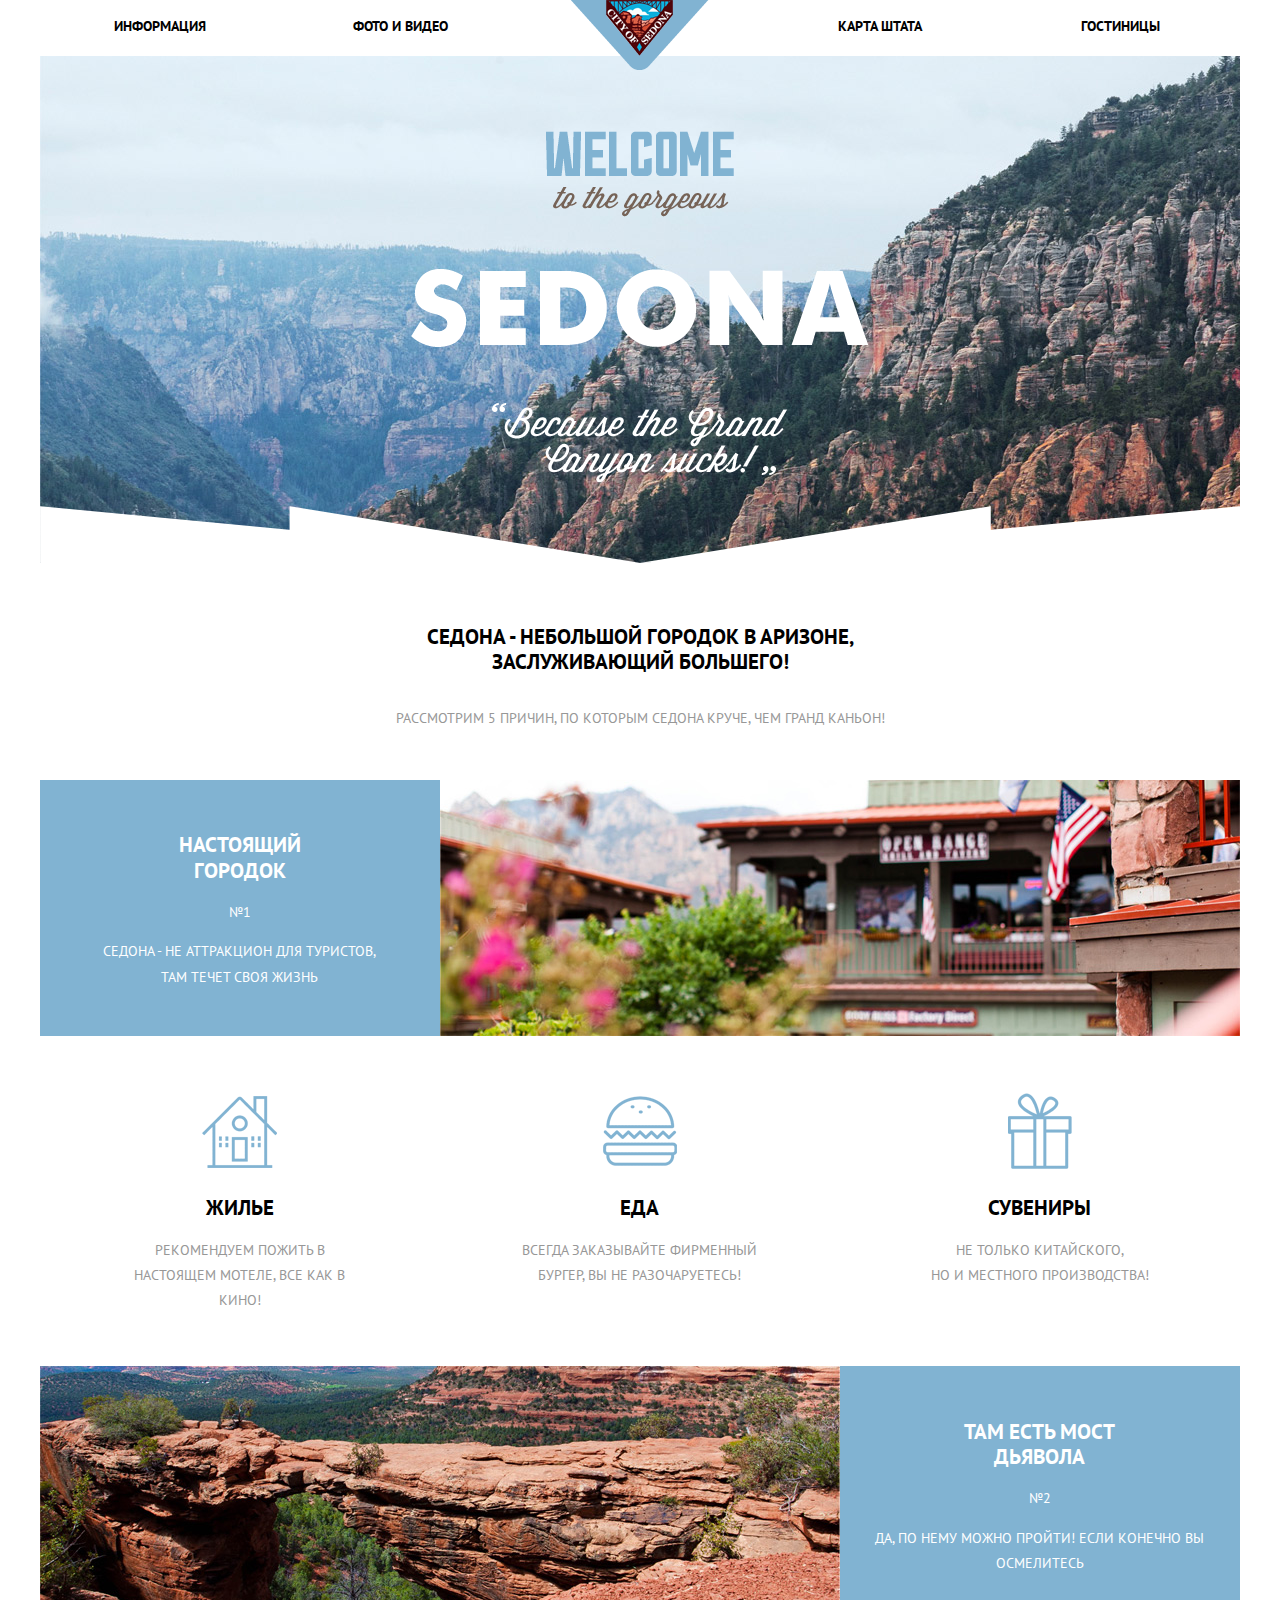
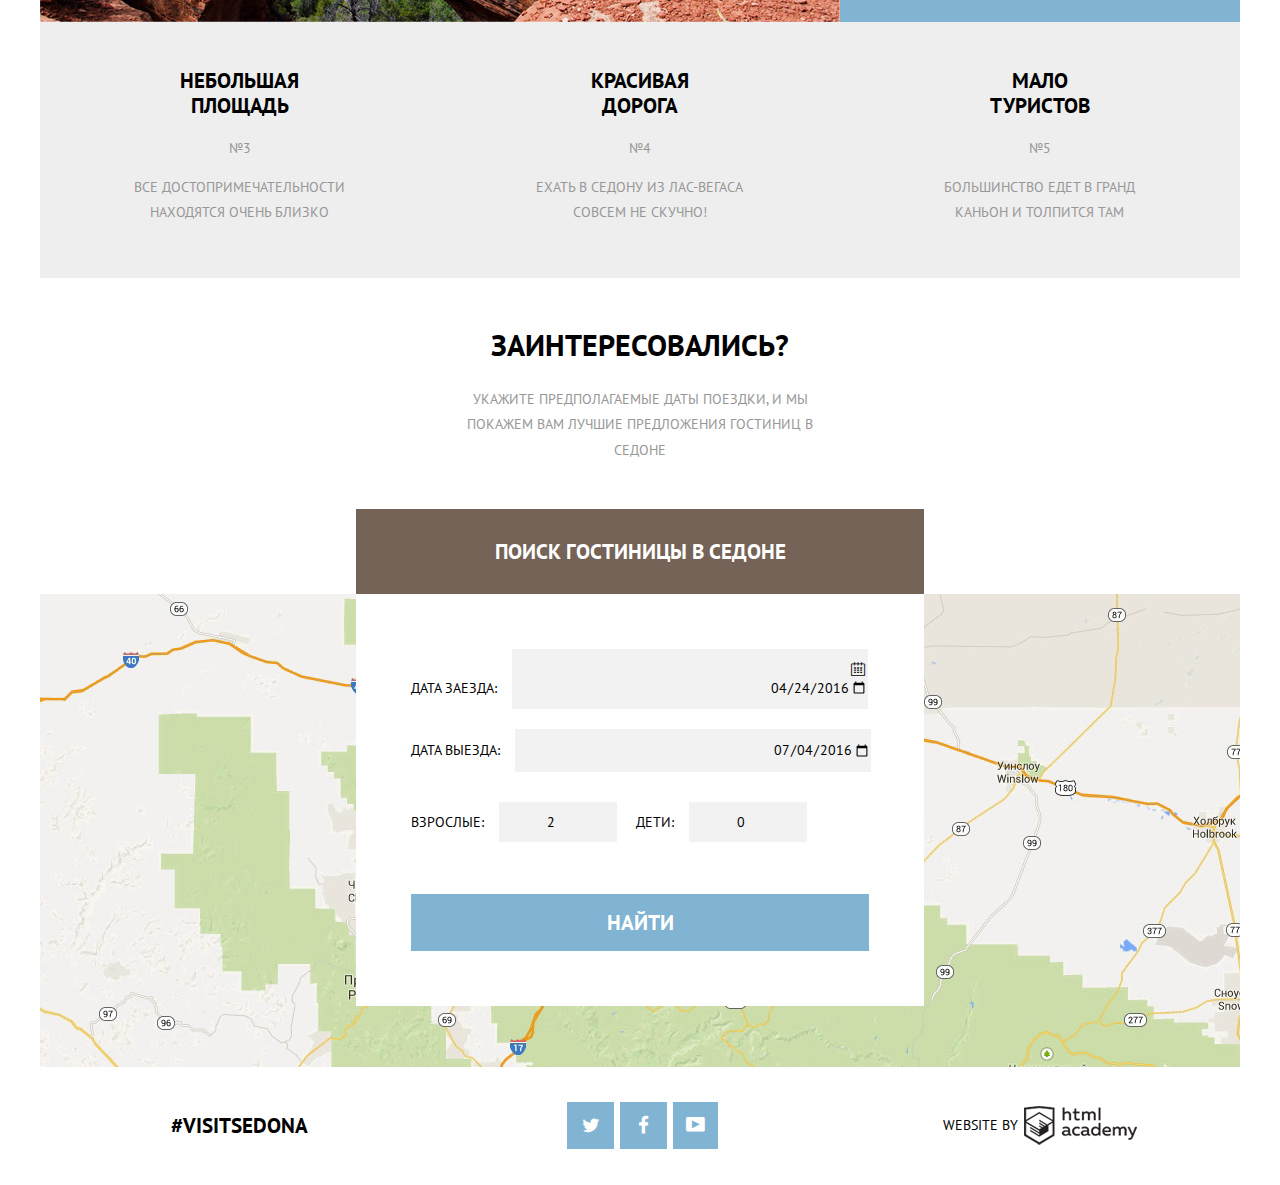
<file: index.html>
<!DOCTYPE html>
<html lang="ru">
    <head>
      <meta charset="UTF-8">
      <title>HTML Academy: Седона</title>
      <link rel="stylesheet" href="./css/normalize.css">
      <link href='https://fonts.googleapis.com/css?family=PT+Sans:400,700&subset=latin,cyrillic' rel='stylesheet' type='text/css'>
      <link rel="stylesheet" href="./css/style.css">
    </head>
    <body>
      <header class="main-header container">
        <div class="logologo">
        <nav class="main-navigation clearfix">
          <ul>
            <li><a href="#">Информация</a></li>
            <li><a href="#">Фото и видео</a></li>
            <li class="imglogo"></li>
            <li><a href="#">Карта штата</a></li>
            <li><a href="./inner.html">Гостиницы</a></li>
          </ul>
        </nav>
        <div class="bg clearfix">
            <div class="welcome-logo"></div>
            <div class="bg-edge"></div>
        </div>
        <h2 class="deserv-more">Седона - небольшой городок в аризоне, заслуживающий большего!</h2>
        <p>Рассмотрим 5 причин, по которым седона круче, чем гранд каньон!</p>
      </div>
      </header>
      <main class="container">
        <div class="resons-recomndations clearfix">
          <div class="first-reason">
            <h2>Настоящий городок</h2>
            <span>№1</span>
            <p>Седона - не аттракцион для туристов,<br>там течет своя жизнь</p>
          </div>
          <img src="./img/sedona-index-reason-1-pic.jpg" width="800" height="256"  alt="Sedonapic">
          <div class="recomendations clearfix">
            <div class="first-recomendation">
              <!--<img src="./img/sedona-index-housing.png" width="75" height="72"  alt="motel">-->
              <h2>Жилье</h2>
              <p>Рекомендуем пожить в настоящем мотеле, все как в кино!</p>
            </div>
          <div  class="second-recomendation">
             <!--<img src="./img/sedona-index-food.png" width="74" height="70"  alt="burger">-->
            <h2>Еда</h2>
            <p>Всегда заказывайте фирменный бургер, вы не разочаруетесь!</p>
          </div>
          <div  class="third-recomendation">
             <!--<img src="./img/sedona-index-souvenires.png" width="64" height="76"  alt="souvenir">-->
            <h2>Сувениры</h2>
            <p>Не только китайского,<br>но и местного производства!</p>
          </div>
       </div>
        <img src="./img/sedona-index-reason-2-pic.jpg" class="second-reason-pic" width="800" height="256"  alt="sedonapic">
        <div class="second-reason">
          <h2>Там есть мост дьявола</h2>
          <span>№2</span>
          <p>Да, по нему можно пройти! если конечно вы осмелитесь</p>
        </div>
        <div class="other-reasons clearfix">
          <div class="third-reason">
            <h2>Небольшая площадь</h2>
            <span>№3</span>
            <p>Все достопримечательности находятся очень близко</p>
          </div>
          <div  class="fourth-reason">
            <h2>Красивая дорога</h2>
            <span>№4</span>
            <p>Ехать в седону из лас-вегаса совсем не скучно!</p>
          </div>
          <div  class="fifth-reason">
            <h2>Мало туристов</h2>
            <span>№5</span>
            <p>Большинство едет в гранд каньон и толпится там</p>
          </div>
        </div>
      </div>
      <div class="hotel-map clearfix">
        <div class="map-head">
          <h2>Заинтересовались?</h2>
          <p>Укажите предполагаемые даты поездки, и мы покажем вам лучшие предложения гостиниц в седоне</p>
        <div class="form-head">
          <h2>Поиск гостиницы в седоне</h2>
        </div>
      </div>
      <div class="map">
          <div class="form clearfix">
            <form action="#" method="post">
              <ul>
                <li>
                  <label for="check-in-date">Дата заезда:<input type="date" class="input icon-calendar" id="check-in-date" value="2016-04-24"></label>
                </li>
                <li>
                  <label for="check-out-date">Дата выезда:<input type="date" class="input" id="check-out-date" value="2016-07-04"></label>
                </li>
                <li>
                  <label for="adult-num">Взрослые:<input type="number" class="input-age" id="adult-num" value="2"></label>
                  <label for="child-num">Дети:<input type="number" class="input-age" id="child-num" value="0"></label>
                </li>
                <li>
                  <input type="submit" class="search-btn" value="Найти">
                </li>
              </ul>
            </form>
          </div>
        </div>
    </main>
             <footer class="main-footer container clearfix">
            <div class="footer-hashtag">
                <span>#VISITSEDONA</span>
            </div>
            <div class="footer-socials">
                <span class="icon-twitter"></span>
                <span class="icon-facebook"></span>
                <span class="icon-youtube"></span>
            </div>
            <div class="footer-copyright">
                <h3>Website by</h3><img src="./img/academy-logo.png" class="academy-logo" width="113" height="39"  alt="website by HTML Academy">
            </div>
        </footer>
    </body>
</html>
</file>
<file: css/style.css>
html,
body {
    min-width: 1280px;
    margin: 0;
    padding: 0;

    font-size: 14px;
    line-height: 1.8em;
    color: #979797;
    font-weight: normal;
    font-family: "PT Sans", "sans-serif";
    text-transform: uppercase;
}
/*********************************************************FONTS***************/


@font-face {
  font-weight: normal;
  font-style: normal;

  font-family: "symbols-sedona";
  src: url("../fonts/symbols-sedona.woff") format("woff"),
       url("../fonts/symbols-sedona.woff2") format("woff2");
}

[class^="icon-"]::before,
[class*=" icon-"]::before {
  display: inline-block;
  width: 1em;
  margin-right: 0.2em;
  margin-left: 0.2em;

  font-weight: normal;
  line-height: 1em;
  font-family: "symbols-sedona";
  text-align: center;
  text-transform: none;
  text-decoration: inherit;
  font-style: normal;
  font-variant: normal;

  speak: none;
}

.icon-facebook::before { content: "\66"; } /* "f" */
.icon-twitter::before { content: "\74"; } /* "t" */
.icon-up-dir::before { content: "\25b2"; } /* "▲" */
.icon-down-dir::before { content: "\25bc"; } /* "▼" */
.icon-star::before { content: "\2605"; } /* "★" */
.icon-check-off::before { content: "\2610"; } /* "☐" */
.icon-check-on::before { content: "\2611"; } /* "☑" */
.icon-calendar::before { content: "\e800"; } /* "" */
.icon-plus::before { content: "\e801"; } /* "" */
.icon-minus::before { content: "\e802"; } /* "" */
.icon-youtube::before { content: "\f39e"; } /* "" */

/********************************************************************************/
h2 {
  font-size: 21px;
  line-height: 1.2em;
  color: #000000;
  font-weight: bold;
}

h3{
   font-size: 12px;
   line-height: 1.5em;
   color: #000000;
   font-weight: normal;
}

.clearfix::after {
  content: "";
  display: table;
  clear: both;
}

.container {
  width: 1200px;
  margin: 0 auto;
  padding: 0 10px;


}
/*************************************************************** MAIN ***************/
/*.up-down-icon-position{
  text-align: right;
  font-size: 20px;
}/*убрать отсюда*/


/*************************** header  **********************/
.main-header {
  width: 1200px;
  padding-bottom: 34px;
  text-align: center;
}

.main-navigation {
  width: 1200px;
  margin: 0;
  padding: 0;
}

.main-navigation ul {
  margin: 0;
  padding: 0;
}

.main-navigation li {
  float: left;
  width: 20%;
  padding-top: 14px;
  padding-bottom: 16px;
  list-style: none;
  text-align: center;
}
.main-navigation span {
  color: #766357;
  font-weight:bold;
  cursor: pointer;
}
.main-navigation span:active {
  color: rgba(214, 208, 204, 0.7);
  font-weight:bold;
}
.main-navigation a:hover{
   color: #81b3d2;
}

.main-navigation a:active{
  color: #766357;
}

.main-navigation a{
  font-size: 14px;
  line-height: 1.8em;
  font-weight: bold;
  font-family: "PT Sans", "sans-serif";
  text-transform: uppercase;
  color: #000000;
  text-decoration: none;
}

.main-navigation li:nth-child(3){
  width: 20%;
  padding-top: 0;
  padding-bottom: 0;

  list-style: none;
}

.bg {
  width: 1200px;
  height: 508px;
  //background-image: url(../img/sedona-index-welcome-bg.jpg);
  background-position: 0px -57px;

  //border: 1px solid white;/*Как убрать костыль?*/
}
.bg-edge {
  width: 1200px;
  height: 508px;
  background-position: 0 23px;
  background-image: url(../img/sedona-index-bg-cut.png);
  background-repeat: repeat-x;
}
.welcome-logo {
  width: 458px;
  height: 352px;
  margin-top: 76px;
  margin-left: 371px;

  background-image: url(../img/sedona-index-welcome.png);
}
.main-header {
  background-image: url(../img/sedona-index-welcome-bg.jpg);
  background-repeat: no-repeat;
  background-position: 10px 56px;
  height: 746px;
  background-repeat: no-repeat;

  z-index: 1;
}
.main-header h2{
  display: inline-block;

  width: 440px;
  margin-top: -15px;

  text-align: center;
}

.main-header p {
  width: 1200px;
}
/************************** MAIN ********************************/
/************************main-index***********************/
.resons-recomndations {
  text-align: center;
}

.resons-recomndations h2,p,span {
  text-align: center;
}

/************** first reason ****************/

.first-reason {
  float: left;

  width: 33.33%;
  padding: 0;

  min-height: 256px;

  background: #81b3d2;
  color: #ffffff;
}

.first-reason h2{
  display: inline-block;

  width: 122px;
  text-align: center;
  padding-top: 35px;

  color: #ffffff;
}

.first-reason span {
  display: block;

  text-align: center;
}
/************** second reason ****************/
.second-reason-pic {
  float: left;
}

.second-reason {
  float: left;
  width: 33.33%;
  padding: 0;
  min-height: 256px;

  background: #81b3d2;
  color: #ffffff;
}
.second-reason h2{
  display: inline-block;
  width: 170px;
  text-align: center;
  padding-top: 35px;
  color: #ffffff;
}
.second-reason span{
  display: block;
  text-align: center;
}
/************** third reason ****************/
.third-reason {
  float: left;
  width: 33.33%;
  min-height: 256px;
  text-align: center;
}

.third-reason h2{
  display: inline-block;
  width: 200px;
  margin-top: 46px;
}
.third-reason span{
  display: block;
  text-align: center;
}
.third-reason p{
  display: inline-block;
  width: 220px;
}
/************** fourth reason ****************/
.fourth-reason {
  float: left;
  width: 33.33%;
  min-height: 256px;
}
.fourth-reason h2{
  display: inline-block;
  width: 150px;
  margin-top: 46px;
}
.fourth-reason span{
  display: block;
  text-align: center;
}
.fourth-reason p{
  display: inline-block;
  width: 220px;
}
/************** fifth reason ****************/
.fifth-reason {
  float: left;
  width: 33.33%;
  min-height: 256px;
}
.fifth-reason h2{
  display: inline-block;
  width: 150px;
  margin-top: 46px;
}
.fifth-reason span{
  display: block;
  text-align: center;
}
.fifth-reason p{
  display: inline-block;
  width: 210px;
}
/************** other reasond ****************/
.other-reasons {
  background: #eeeeee;
}

/************** first recomendation ****************/

.first-recomendation {
  float: left;

  width: 33.33%;
  min-height: 322px;

  background-image: url(../img/sedona-index-housing.png);
  background-repeat: no-repeat;
  background-position: 50% 52px;
}

.recomendations h2 {
  margin-top: 151px;
}

.recomendations p {
  display: inline-block;

  margin: 0;
  width: 250px;

  text-align: center;
}

/************** second recomendation ****************/

.second-recomendation {
  float: left;

  width: 33.33%;
  min-height: 322px;

  background-image: url(../img/sedona-index-food.png);
  background-repeat: no-repeat;
  background-position: 50% 52px;
}

/************** third recomendation ****************/

.third-recomendation {
  float: left;

  width: 33.33%;
  min-height: 322px;

  background-image: url(../img/sedona-index-souvenires.png);
  background-repeat: no-repeat;
  background-position: 50% 49px;
}



/**********************MAP************************/
.hotel-map{
  margin: 0;
  padding: 0;

}

.map-head {
  text-align: center;
  padding-bottom: 0;
  margin: 0;
}

.map-head>h2 {
  width: 100%;
  margin: 0;
  padding-top: 49px;
  font-size: 30px;
}

.map-head>p {
  display: inline-block;
  text-align:center;
  width: 400px;
  padding-top: 10px;
  padding-bottom: 32px;
}

.form {
  width: 568px;
  margin:0;
  margin-left: auto;
  margin-right: auto;
}

.form ul{
  margin: 0;
  list-style: none;
}

.form li {
  padding-top: 10px;
  padding-bottom: 10px;
  color: black;
}

.map {
  margin: 0;
  padding:0;
  min-height:473px;
  background-color: #b2b2b2;
  background-image: url(../img/sedona-index-map.jpg);
}

.form-head>h2 {
  display: inline-block;
  text-align:center;
  width: 568px;
  padding-top: 30px;
  padding-bottom: 30px;
  margin: 0;

  color: white;
  background: #766357;
}

.form .search-btn {
  display: block;
  width: 458px;


  padding-top: 15px;
  padding-bottom: 15px;
  margin-top:32px;
  margin-left:15px;
  margin-bottom:15px;

  font-weight:bold;
  font-style: "PT Sans", "sans-serif";
  font-size: 21px;
  line-height: 1.3em;
  text-transform: uppercase;

  background-color: #81b3d2;
  color: #ffffff;
  border: none;
  outline: none;
  cursor: pointer;
}

.form{
  padding-top:45px;
  padding-bottom: 30px;
  background-color: #ffffff;
}

.form input, label{
  margin-left: 15px;
  font-weight: 400;
  font-style: "PT Sans", "sans-serif";
  font-size: 14px;
  line-height: 1.3em;
  color: #000000;
  background-color: #f2f2f2;

  border: none;
  outline: none;
}
.form label {
  background-color: white;
}
.input {/*плохой нейминг! */
  padding-top:11px;
  padding-bottom:11px;
  padding-left: 10px;
  width: 346px;
  text-align: right;
  font-size: 0px;
}

.input-age {
  display: inline-block;
  padding-top:11px;
  padding-bottom:11px;
  margin-top: 10px;
  width: 114px;
  text-align:center;
}

.inner{
  margin-top: 0;
  padding-top: 0;
}

/*************************      FOOTER          **************************/
.main-footer {
  text-align: center;
}

.footer-hashtag {
  float: left;

  width: 33.33%;
  margin-top: 46px;
  font-weight:bold;
  font-style: "PT Sans", "sans-serif";
  font-size: 21px;
  color: #000000;
}

.footer-socials {
  float: left;

  width: 33.33%;
  margin-top: 35px;
  margin-bottom: 36px;
}

.footer-socials a{
  text-decoration: none;
}

.footer-socials {
  font-size: 0;
  color: #ffffff;
}

.footer-copyright {
  float: left;

  width: 33.33%;
  margin-top: 34px;
}

.footer-copyright h3 {
  float: left;

  margin-left: 103px;
  font-size: 14px;
}

.academy-logo {
  display: block;

  padding-top: 5px;
  padding-left: 6px;
}

.icon-facebook {
  font-size: 19px;
  display: inline-block;
  margin-left:6px;
  padding-top: 11px;
  padding-bottom: 11px;
  padding-left:10px;
  padding-right:10px;
  background-color: #81b3d2;
}

.icon-twitter{display: inline-block;
  margin-left:6px;
  font-size: 19px;
  padding-top: 11px;
  padding-bottom: 11px;
  padding-left:10px;
  padding-right: 10px;
  background-color: #81b3d2;
}

.icon-youtube{display: inline-block;
  margin-left:6px;
  font-size: 22px;
  padding-top: 10px;
  padding-bottom: 12px;
  padding-left:7px;
  padding-right: 8px;
  background-color: #81b3d2;
}

.icon-facebook:hover{
  background-color: #669ec0;
}

.icon-youtube:hover{
  background-color: #669ec0;
}

.icon-twitter:hover{
  background-color: #669ec0;
}

.icon-facebook:active{
  color: #88b6d1;
}

.icon-youtube:active{
  color: #88b6d1;
}

.icon-twitter:active{
  color: #88b6d1;
}

.search-btn:hover {
  background-color: #669ec0;
}
.search-btn:active{
  color: #88b6d1;
}


.form-head>h2:active{
  color: #857871;
}

.form-head>h2:hover{
  background-color: #604e43;
}

/*********************             INNER              *****************/
.wrap{
  background-image: url(../img/index-background-mountains.jpg);
  margin-bottom:0;
  padding-bottom: 0;
}
.checkbox {
  float: left;
  margin-left: 69px;
  margin-top: 17px;
  min-height: 158px;
}
.checkbox li{
  position: relative;
  list-style: none;
  padding-left: 18px;
  padding-bottom: 20px;
}
.checkbox li:first-child{
  list-style: none;
  padding-left: 5px;
  padding-bottom: 10px;
}
.checkbox ul{
  margin-top: 0;
  padding-left:0;
}
.checkbox label{
  background: none;
  text-decoration: none;
  font-weight: 400;
  font-style: "PT Sans", "sans-serif";
  font-size: 16px;
  color: #ffffff;
  padding-left: 9px;
}
.checkbox h2{
  font-weight:bold;
  font-style: "PT Sans", "sans-serif";
  font-size: 16px;
  color: #ffffff;
}
.day-price {
  float: left;
  width: 355px;
  margin-left: 334px;
  margin-top: 30px;
}
.infrastructure {
  display: inline-block;
  margin-right: 107px;
}
.housing-type {
  display: inline-block;
}
.found {
  margin-top: 0;
  padding-top: 0;

}

.head-found {
  margin-top: 0;
  padding-top: 10px;
  padding-left: 0px;

}
.head-found ul{
  margin-top: 0;
  padding-left: 0;
  margin-left: 39px;
  padding-bottom:15px;
  list-style: none;
}

.head-found li{
  display: inline-block;
  margin-right: 30px;
  line-height: 12px;
  border-bottom: 1px dashed #81b3d2;

}

.head-found a{
  text-decoration: none;
  font-size: 12px;
}
.oreder-by-price{
  color: #b3d1e4;
}
.oreder-by-type,.oreder-by-rating {
  color: #d1d1d1;
}

.head-found li:last-child a{
  text-decoration: none;
  font-size: 21px;
}
.head-found li:nth-child(4){
  margin-left: 470px;
  margin-right: 10px;
  padding-right: 0;
  border-bottom: none;
}
.head-found li:first-child{
  border-bottom: none;
}
.head-found li:last-child{
  padding-left: 0;
  margin-left: 0;
  border-bottom: none;
}
.head-found h2,h3{
  display: inline-block;
}
.head-found h2{
  margin-left: 70px;
}
.head-found h3{

  margin-left: 46px;
}
.sort {
  display: inline-block;
  width: 815px;

}

.show-lodging-btn {
  clear: both;
  width: 140px;
  margin-top: 20px;
  margin-left: 430px;
}
.found-content {
  border-bottom: 1px solid #e5e5e5;
  border-top: 1px solid #e5e5e5;

}
.housing {
  padding-top: 30px;
  padding-bottom: 25px;
  border-bottom: 1px solid #e5e5e5;
  border-top: 1px solid #e5e5e5;
  font-size: 0px;
  border-collapse: collapse;

}
.housing-content-wrap {
  float: left;
  width: 761px;

}
.housing-content-wrap h2{
  padding: 0;
  margin: 0;
  padding-bottom: 8px;
  line-height: 17px;
}
.housing-content-wrap h2:hover{
  color: #81b3d2;
}
.housing-content-wrap h2:active{
  color: #b2b2b2;
}

.housing img {
  float:left;
  margin-left:72px;
  margin-right: 30px;
}
.btn-wrap {
  float: left;
  padding-right: 6px;
}
.btn {
  display: inline-block;
  padding-top: 2px;
  padding-bottom: 0px;
  padding-left: 17px;
  padding-right: 17px;

  text-transform: uppercase;
  text-decoration: none;

  background-color: #81b3d2;
  border: none;
  outline: none;
  cursor: pointer;
}
.btn:hover {
  background-color: #669ec0;
}
.btn-reserve:hover {
  background-color: #604e43;
}
.btn-reserve {
  background-color: #766357;
}
.btn-wrap h3{
  display: block;
  font-size: 16px;
    line-height: 1.8em;
    color: #000000;
    font-weight: normal;
    font-family: "PT Sans", "sans-serif";
    text-transform: uppercase;
  padding-bottom:10px;
  margin: 0;
}
.btn-wrap a{
  font-weight: bold;
  font-size: 14px;
  line-height: 1.3em;
  font-family: "PT Sans", "Arial", sans-serif;
  vertical-align: middle;
  text-align: center;
  color: #ffffff;
  text-decoration: none;
}
.btn-wrap a:active{
  color: rgba(255, 255, 255, 0.7);
}
.stars-wrap {
  float: right;
  width:130px;
  margin-right:72px;
  min-height:80px;

  padding: 0;
}
.stars {
  color: #81b3d2;
  font-size: 0;
  line-height: 18px;

}
.stars span{
  float: right;
  font-size: 18px;
  padding: 0;
  margin: 0;
}
.rate{
  float: right;
  padding: 6px;
  padding-left: 12px;
  padding-right: 12px;

  margin-right:6px;
  margin-top: 40px;
  font-size: 16px;
  font-family: 'PT Sans', sans-serif;
  font-weight: 700;
  background-color: #f2f2f2;
  color: #8b8b8b;
}
/******************************************************/


/*************************** HOVER ***************************************/





.academy-logo:hover {

}

.current {

}
/*********** ИСПРАВИТЬ
/*
Банеры соц сетей - центрировать текст по вертикали-горизонтали и задать высоту строки равную высоте блока(инлайн-блоки)


*/

/* checkbox inner */
input[type="checkbox"] {
  display: none;
}

input[type="checkbox"] + label::before {
  display: block;
  margin: 10px 0;
  line-height: 20px;
  padding-left: 45px;
  position: relative;
  cursor: pointer;
}
input[type="checkbox"] + label::before{
  content: "\2610";
  position: absolute;
  top: -7px;
  left: -40px;
  width: 10px;
  height: 10px;
  color: white;
  font-family: "symbols-sedona";
  font-size: 25px;
}

input[type="checkbox"]:checked + label::before{
  content: "\2611";
}
.disabled input[type="checkbox"] + label::before{
  color: #6a6a6a;
  content: "\2610";
}
/*****************************/

.up-arrow::before {
  content: "\25b2";
  color: #cccccc;
  font-size: 17px;
}

.downn-arrow::before {
  content: "\25bc";
  color: #cccccc;
  font-size: 17px;
}

li:hover .downn-arrow::before {
  color: black;
}
li:hover .up-arrow::before {
  color: black;
}

li:active .downn-arrow::before{
   color: #81b3d2;
}

li:active .up-arrow::before{
   color: #81b3d2;
}

.active .downn-arrow::before{
  color: #81b3d2;
}

.filter-range {
  float: right;
  margin-right: 72px;
  margin-top: 29px;

  width: 330px;
  height:   152px;

  color: #ffffff;
  text-transform: uppercase;
}

.filter-range-title {
  margin-bottom: 9px;

  font-weight: 600;
  font-size: 16px;
  line-height: 21px;
}

.price-controls {
  position: relative;

  height: 36px;
  margin-bottom: 20px;

  font-size: 0;

  border: 2px solid #ffffff;
  border-radius: 2px;
}

.price-controls::after {
  content: "";
  position: absolute;
  top: 50%;
  left: 50%;

  width: 2px;
  height: 22px;

  background: #ffffff;
  transform: translate(-50%, -50%);
}

.price-controls label {
  display: inline-block;

  font-size: 14px;
  line-height: 38px;
  vertical-align: top;

  cursor: pointer;
}

.price-controls .min-price,
.price-controls .max-price {
  width: 80px;
  padding-left: 65px;
}

.price-controls input {
  width: 50px;
  margin: 0;

  color: inherit;
  font: inherit;

  background: none;
  border: none;
  outline: none;
}

.range-controls {
  position: relative;

  margin-bottom: 29px;
}

.range-controls .scale {
  height: 2px;

  background: rgba(255, 255, 255, 0.3);
}

.range-controls .bar {
  width: 80%;
  height: 2px;

  background: #ffffff;
}

.range-toggle {
  position: absolute;
  top: -9px;

  width: 4px;
  height: 4px;

  background: #ababab;
  border: 8px solid #ffffff;
  border-radius: 50%;
  box-shadow: 0 2px 1px 0 rgba(0, 1, 1, 0.2);
  cursor: pointer;
}

.range-toggle:hover {
  background: #1c4f80;
}

.range-toggle-min {
  left: 0;
}

.range-toggle-max {
  left: 80%;
}

.btn-transparent {
  display: block;
  margin: 0 auto;
  padding: 6px 38px;

  font-size: 14px;
  line-height: 20px;
  color: #ffffff;
  text-transform: uppercase;

  background: transparent;
  border: 2px solid #ffffff;
  border-radius: 2px;
  outline: none;
  cursor: pointer;
}

.btn-transparent:hover {
  color: #000000;

  background: #ffffff;
}

.imglogo {
  width: 100%;
  height: 20px;
}

.logologo {
  background-image: url(../img/sedona-index-city-of-sedona.png);
  background-repeat: no-repeat;
  background-position: 50% 0;
}

/*
Скрыть стандартный инпут
https://up.htmlacademy.ru/htmlcss/12/module/5/screencasts
*/
</file>
